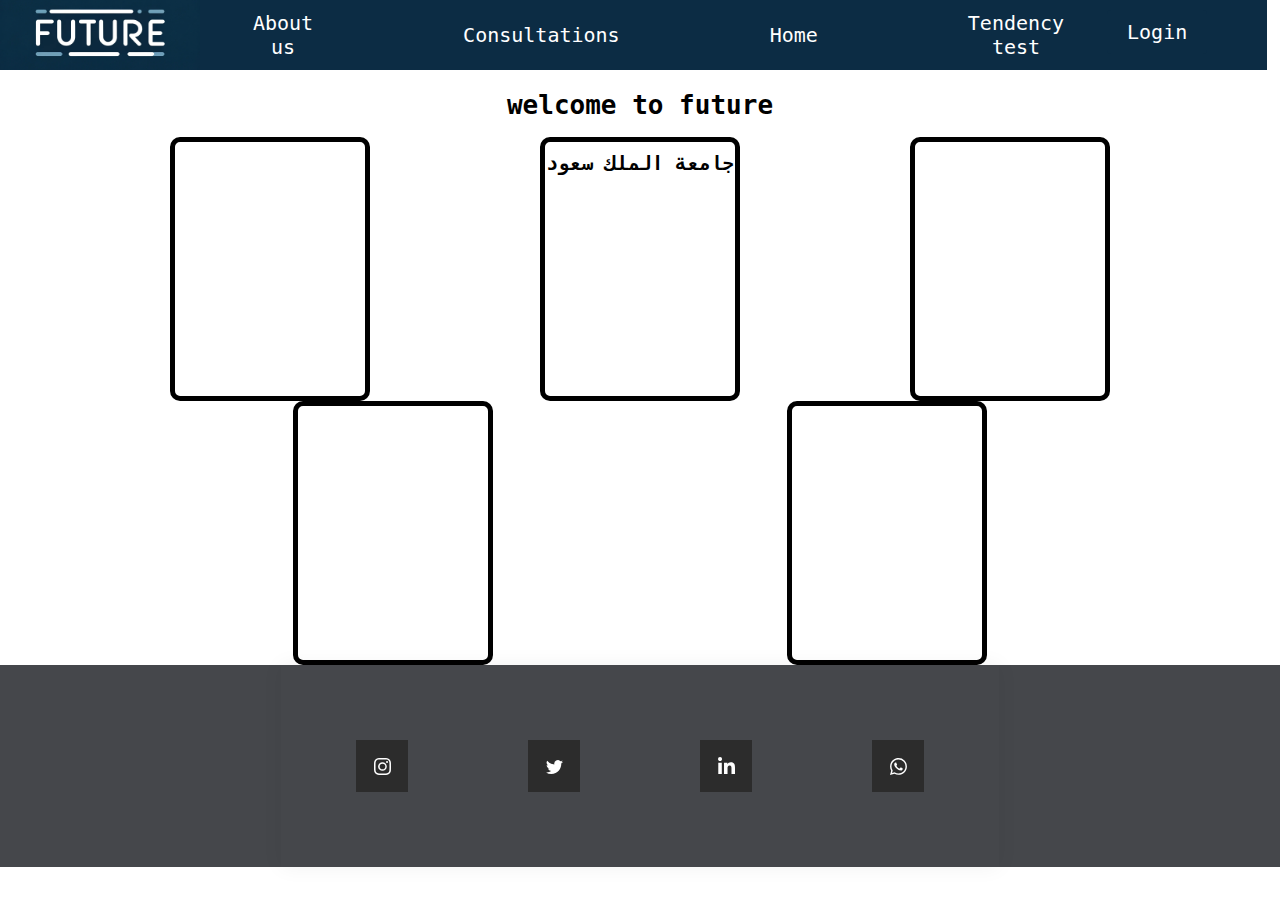
<file: مشروع النهائي/HTML/index.html>
<!DOCTYPE html>
<html lang="en">
  <head>
    <meta charset="UTF-8" />
    <meta name="viewport" content="width=device-width, initial-scale=1.0" />
    <title>Document</title>
    <link rel="stylesheet" href="../CSS/style.css" />
    <link
    rel="stylesheet"
    href="https://cdnjs.cloudflare.com/ajax/libs/animate.css/4.1.1/animate.min.css"
  />
  </head>
  <body>
    <nav>
      <img src="../img/future_transparent_background_final.webp" id="navphoto">

      <div id="navdiv">

        <a href="" class="navwords">About us</a>
         <a href="استشارات.html" class="navwords">Consultations</a>
          <a href="mainpage.html" class="navwords">Home</a>
         <a href="http://www.almanar.jo/ar/Pages/measureofoccupationaltendencies.aspx" class="navwords">Tendency test</a>
       
         
          
      </div>
      <div id="logindiv">
      <a href="login.html" class="login-button">Login</a>

      </div>
     


  </nav>
   <div>
    <h1>welcome to future</h1>


   </div>
    </div>
   



    <div class="container">
      <div class="card"></div>

      <div class="card">
    <h2>جامعة الملك سعود</h2>


      </div>

      <div class="card"></div>
    </div>
    <div class="container">
      <div class="card"></div>

      <div class="card"></div>
    </div>

    <script src="../JS/script.js"></script>
  </body>

  <footer>
    <div class="card2">
      <a href="#" class="socialContainer containerOne">
        <svg class="socialSvg instagramSvg" viewBox="0 0 16 16">
          <path
            d="M8 0C5.829 0 5.556.01 4.703.048 3.85.088 3.269.222 2.76.42a3.917 3.917 0 0 0-1.417.923A3.927 3.927 0 0 0 .42 2.76C.222 3.268.087 3.85.048 4.7.01 5.555 0 5.827 0 8.001c0 2.172.01 2.444.048 3.297.04.852.174 1.433.372 1.942.205.526.478.972.923 1.417.444.445.89.719 1.416.923.51.198 1.09.333 1.942.372C5.555 15.99 5.827 16 8 16s2.444-.01 3.298-.048c.851-.04 1.434-.174 1.943-.372a3.916 3.916 0 0 0 1.416-.923c.445-.445.718-.891.923-1.417.197-.509.332-1.09.372-1.942C15.99 10.445 16 10.173 16 8s-.01-2.445-.048-3.299c-.04-.851-.175-1.433-.372-1.941a3.926 3.926 0 0 0-.923-1.417A3.911 3.911 0 0 0 13.24.42c-.51-.198-1.092-.333-1.943-.372C10.443.01 10.172 0 7.998 0h.003zm-.717 1.442h.718c2.136 0 2.389.007 3.232.046.78.035 1.204.166 1.486.275.373.145.64.319.92.599.28.28.453.546.598.92.11.281.24.705.275 1.485.039.843.047 1.096.047 3.231s-.008 2.389-.047 3.232c-.035.78-.166 1.203-.275 1.485a2.47 2.47 0 0 1-.599.919c-.28.28-.546.453-.92.598-.28.11-.704.24-1.485.276-.843.038-1.096.047-3.232.047s-2.39-.009-3.233-.047c-.78-.036-1.203-.166-1.485-.276a2.478 2.478 0 0 1-.92-.598 2.48 2.48 0 0 1-.6-.92c-.109-.281-.24-.705-.275-1.485-.038-.843-.046-1.096-.046-3.233 0-2.136.008-2.388.046-3.231.036-.78.166-1.204.276-1.486.145-.373.319-.64.599-.92.28-.28.546-.453.92-.598.282-.11.705-.24 1.485-.276.738-.034 1.024-.044 2.515-.045v.002zm4.988 1.328a.96.96 0 1 0 0 1.92.96.96 0 0 0 0-1.92zm-4.27 1.122a4.109 4.109 0 1 0 0 8.217 4.109 4.109 0 0 0 0-8.217zm0 1.441a2.667 2.667 0 1 1 0 5.334 2.667 2.667 0 0 1 0-5.334z"
          ></path>
        </svg>
      </a>

      <a href="#" class="socialContainer containerTwo">
        <svg class="socialSvg twitterSvg" viewBox="0 0 16 16">
          <path
            d="M5.026 15c6.038 0 9.341-5.003 9.341-9.334 0-.14 0-.282-.006-.422A6.685 6.685 0 0 0 16 3.542a6.658 6.658 0 0 1-1.889.518 3.301 3.301 0 0 0 1.447-1.817 6.533 6.533 0 0 1-2.087.793A3.286 3.286 0 0 0 7.875 6.03a9.325 9.325 0 0 1-6.767-3.429 3.289 3.289 0 0 0 1.018 4.382A3.323 3.323 0 0 1 .64 6.575v.045a3.288 3.288 0 0 0 2.632 3.218 3.203 3.203 0 0 1-.865.115 3.23 3.23 0 0 1-.614-.057 3.283 3.283 0 0 0 3.067 2.277A6.588 6.588 0 0 1 .78 13.58a6.32 6.32 0 0 1-.78-.045A9.344 9.344 0 0 0 5.026 15z"
          ></path>
        </svg>
      </a>

      <a href="#" class="socialContainer containerThree">
        <svg class="socialSvg linkdinSvg" viewBox="0 0 448 512">
          <path
            d="M100.28 448H7.4V148.9h92.88zM53.79 108.1C24.09 108.1 0 83.5 0 53.8a53.79 53.79 0 0 1 107.58 0c0 29.7-24.1 54.3-53.79 54.3zM447.9 448h-92.68V302.4c0-34.7-.7-79.2-48.29-79.2-48.29 0-55.69 37.7-55.69 76.7V448h-92.78V148.9h89.08v40.8h1.3c12.4-23.5 42.69-48.3 87.88-48.3 94 0 111.28 61.9 111.28 142.3V448z"
          ></path>
        </svg>
      </a>

      <a href="#" class="socialContainer containerFour">
        <svg class="socialSvg whatsappSvg" viewBox="0 0 16 16">
          <path
            d="M13.601 2.326A7.854 7.854 0 0 0 7.994 0C3.627 0 .068 3.558.064 7.926c0 1.399.366 2.76 1.057 3.965L0 16l4.204-1.102a7.933 7.933 0 0 0 3.79.965h.004c4.368 0 7.926-3.558 7.93-7.93A7.898 7.898 0 0 0 13.6 2.326zM7.994 14.521a6.573 6.573 0 0 1-3.356-.92l-.24-.144-2.494.654.666-2.433-.156-.251a6.56 6.56 0 0 1-1.007-3.505c0-3.626 2.957-6.584 6.591-6.584a6.56 6.56 0 0 1 4.66 1.931 6.557 6.557 0 0 1 1.928 4.66c-.004 3.639-2.961 6.592-6.592 6.592zm3.615-4.934c-.197-.099-1.17-.578-1.353-.646-.182-.065-.315-.099-.445.099-.133.197-.513.646-.627.775-.114.133-.232.148-.43.05-.197-.1-.836-.308-1.592-.985-.59-.525-.985-1.175-1.103-1.372-.114-.198-.011-.304.088-.403.087-.088.197-.232.296-.346.1-.114.133-.198.198-.33.065-.134.034-.248-.015-.347-.05-.099-.445-1.076-.612-1.47-.16-.389-.323-.335-.445-.34-.114-.007-.247-.007-.38-.007a.729.729 0 0 0-.529.247c-.182.198-.691.677-.691 1.654 0 .977.71 1.916.81 2.049.098.133 1.394 2.132 3.383 2.992.47.205.84.326 1.129.418.475.152.904.129 1.246.08.38-.058 1.171-.48 1.338-.943.164-.464.164-.86.114-.943-.049-.084-.182-.133-.38-.232z"
          ></path>
        </svg>
      </a>
    </div>
  </footer>
</html>
</file>
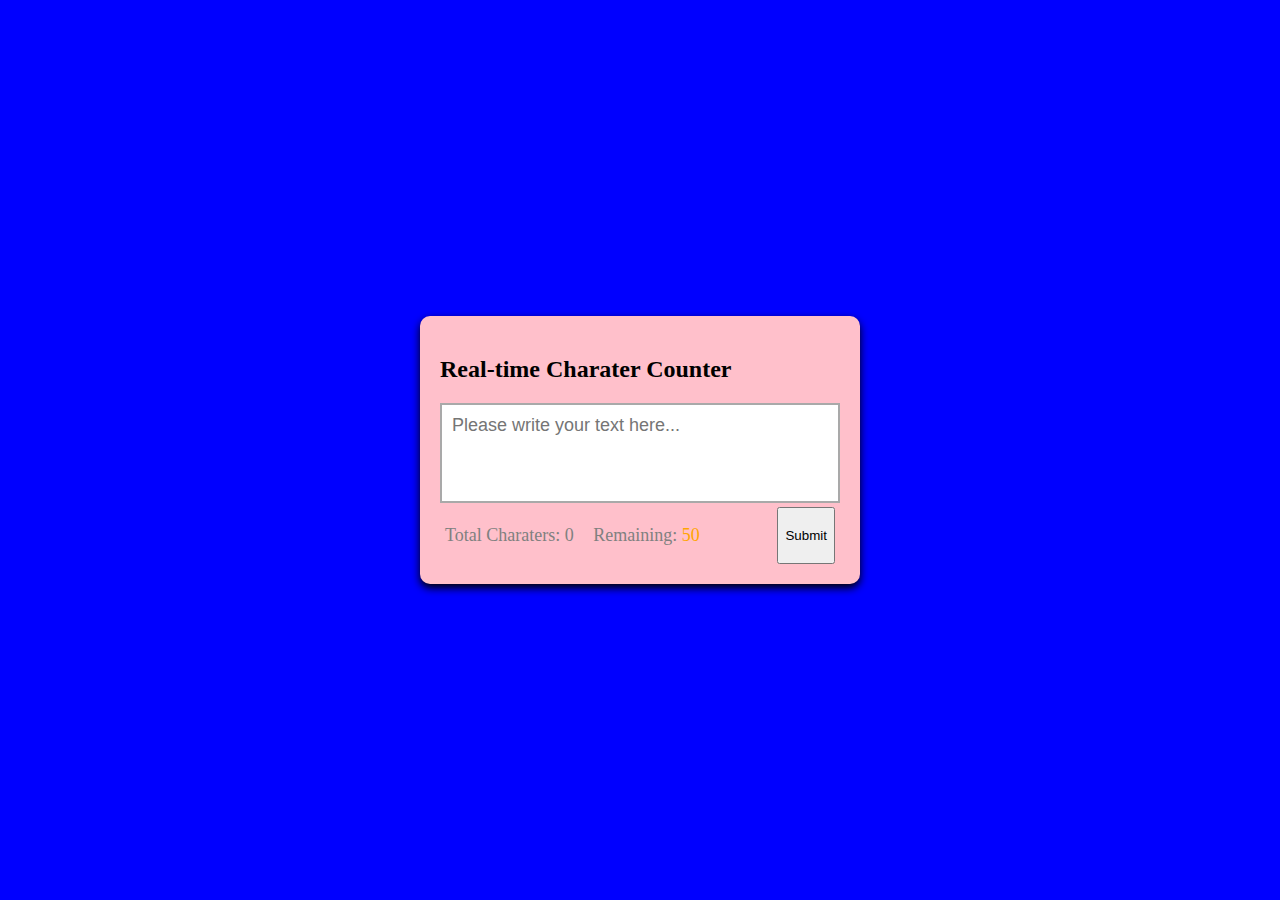
<file: مشروع النهائي/HTML/feedback.html>
<!DOCTYPE html>
<html lang="en">
  <head>
    <meta charset="UTF-8" />
    <meta name="viewport" content="width=device-width, initial-scale=1.0" />
    <title>feedback</title>
    <link rel="stylesheet" href="../CSS/feedback.css" />
    <script src="https://www.google.com/recaptcha/api.js" async defer></script>
  </head>
  <body>
    <form >
    <div class="container">
      <h2>Real-time Charater Counter</h2>
      <textarea
        id="textarea"
        class="textarea"
        placeholder="Please write your text here..."
        maxlength="50"
      ></textarea>
      <div class="counter-container">
        <p>
          Total Charaters:
          <span class="total-counter" id="total-counter">30</span>
        </p>
        <p>
          Remaining:
          <span class="remaining-counter" id="remaining-counter">20</span>
          <br>
          <div class="g-recaptcha" data-sitekey="6LeHLeopAAAAAIhSiHWRxUX7UfuL28DwXcKtkSBh"></div>
          <br>
        </p>
        <input type="submit">
      </div>
    </div>
    </form>
    <script src="../JS/feedback.js"></script>
  </body>
</html>
</file>
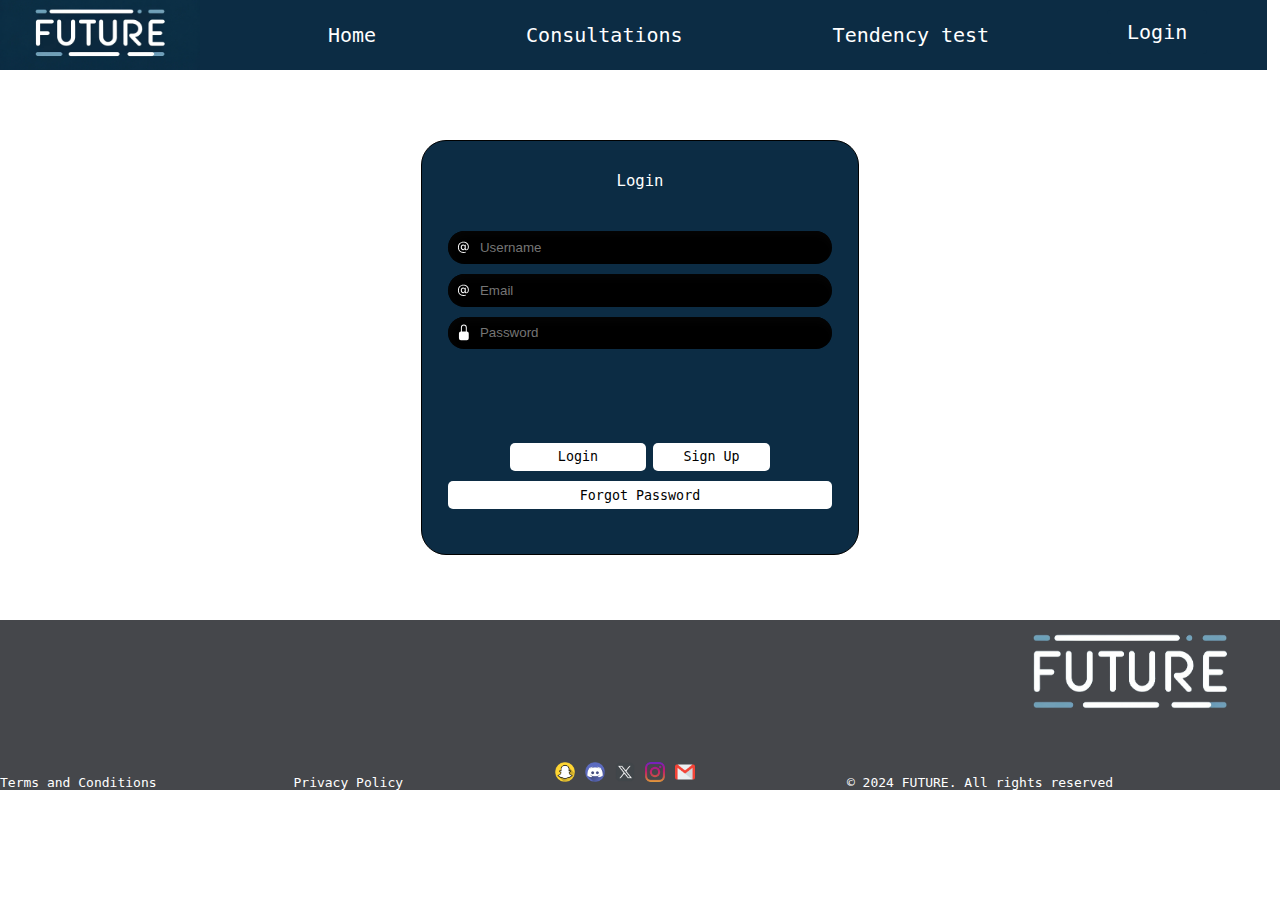
<file: مشروع النهائي/HTML/login.html>
<!DOCTYPE html>
<html lang="en">
  <head>
    <meta charset="UTF-8" />
    <meta name="viewport" content="width=device-width, initial-scale=1.0" />
    <title>Login|Future</title>
    <link rel="stylesheet" href="../CSS/login.css" />
  </head>
  <body>
    
      <!-- Navigation bar -->
    <nav>
         <!-- Logo image -->
      <img src="../img/future_transparent_background_final.webp" id="navphoto">

      <div id="navdiv">
        <!-- Link to the about us page  -->
        <!-- <a href="##" class="navwords">About Us</a> -->
            <!-- Link to consultations page -->
            <a href="mainpage.html" class="navwords">Home</a> 
         <a href="استشارات.html" class="navwords">Consultations</a>
           <!-- Link to home page -->
         
             <!-- Link to tendency test page -->
         <a href="http://www.almanar.jo/ar/Pages/measureofoccupationaltendencies.aspx" class="navwords">Tendency test</a>

           <!-- Login button container -->
      </div>
      <div id="logindiv">
      <a href="login.html" class="login-button">Login</a>

      </div>
     


  </nav>
  <!-- Container for the login form -->
    <div class="container">
        <!-- Login form -->
      <form class="form" id="login-form">
        <p id="heading">Login</p>
          <!-- Username input field -->
        <div class="field">
           <!-- Icon for the username input field -->
          <svg
            class="input-icon"
            xmlns="http://www.w3.org/2000/svg"
            width="16"
            height="16"
            fill="currentColor"
            viewBox="0 0 16 16"
          >
            <path
              d="M13.106 7.222c0-2.967-2.249-5.032-5.482-5.032-3.35 0-5.646 2.318-5.646 5.702 0 3.493 2.235 5.708 5.762 5.708.862 0 1.689-.123 2.304-.335v-.862c-.43.199-1.354.328-2.29.328-2.926 0-4.813-1.88-4.813-4.798 0-2.844 1.921-4.881 4.594-4.881 2.735 0 4.608 1.688 4.608 4.156 0 1.682-.554 2.769-1.416 2.769-.492 0-.772-.28-.772-.76V5.206H8.923v.834h-.11c-.266-.595-.881-.964-1.6-.964-1.4 0-2.378 1.162-2.378 2.823 0 1.737.957 2.906 2.379 2.906.8 0 1.415-.39 1.709-1.087h.11c.081.67.703 1.148 1.503 1.148 1.572 0 2.57-1.415 2.57-3.643zm-7.177.704c0-1.197.54-1.907 1.456-1.907.93 0 1.524.738 1.524 1.907S8.308 9.84 7.371 9.84c-.895 0-1.442-.725-1.442-1.914z"
            ></path>
          </svg>
  <!-- Username input field -->
          <input
          id="user"
            autocomplete="off"
            placeholder="Username"
            class="input-field"
            type="text"
            required
          />
        </div>
         <!-- Email input field -->
        <div class="field">
            <!-- Icon for the email input field -->
          <svg
            class="input-icon"
            xmlns="http://www.w3.org/2000/svg"
            width="16"
            height="16"
            fill="currentColor"
            viewBox="0 0 16 16"
          >
            <path
              d="M13.106 7.222c0-2.967-2.249-5.032-5.482-5.032-3.35 0-5.646 2.318-5.646 5.702 0 3.493 2.235 5.708 5.762 5.708.862 0 1.689-.123 2.304-.335v-.862c-.43.199-1.354.328-2.29.328-2.926 0-4.813-1.88-4.813-4.798 0-2.844 1.921-4.881 4.594-4.881 2.735 0 4.608 1.688 4.608 4.156 0 1.682-.554 2.769-1.416 2.769-.492 0-.772-.28-.772-.76V5.206H8.923v.834h-.11c-.266-.595-.881-.964-1.6-.964-1.4 0-2.378 1.162-2.378 2.823 0 1.737.957 2.906 2.379 2.906.8 0 1.415-.39 1.709-1.087h.11c.081.67.703 1.148 1.503 1.148 1.572 0 2.57-1.415 2.57-3.643zm-7.177.704c0-1.197.54-1.907 1.456-1.907.93 0 1.524.738 1.524 1.907S8.308 9.84 7.371 9.84c-.895 0-1.442-.725-1.442-1.914z"
            ></path>
          </svg>
<!-- input field for the email -->
          <input
            autocomplete="off"
            placeholder="Email"
            class="input-field"
            type="email"
            required
          />
        </div>
        <div class="field" >
          <!-- icon for the password field -->
          <svg
            class="input-icon"
            xmlns="http://www.w3.org/2000/svg"
            width="16"
            height="16"
            fill="currentColor"
            viewBox="0 0 16 16"
          >
            <path
              d="M8 1a2 2 0 0 1 2 2v4H6V3a2 2 0 0 1 2-2zm3 6V3a3 3 0 0 0-6 0v4a2 2 0 0 0-2 2v5a2 2 0 0 0 2 2h6a2 2 0 0 0 2-2V9a2 2 0 0 0-2-2z"
            ></path>
          </svg>
          <!-- input field for the password -->
          <input
          id="Password"
            placeholder="Password"
            class="input-field"
            type="password"
            required
          />
        </div>
       
        <div><p id="login-error-msg">
          Invalid username <span id="error-msg-second-line">and/or password</span></div>
        <div class="btn">
          <button class="button1" id="login1">
            &nbsp;&nbsp;&nbsp;&nbsp;&nbsp;&nbsp;Login&nbsp;&nbsp;&nbsp;&nbsp;&nbsp;&nbsp;
          </button>
          <button class="button2">Sign Up</button>
        </div>
        <button class="button3">Forgot Password</button>
      </form>
    </div>

<footer>
    <a id="tac" class="footerlinks" href="##">Terms and Conditions</a></div>

   
    <a class="footerlinks" href="">Privacy Policy</a></div>
    <div class="socialcontainer">
      <div class="social"><a  href=""><img class="img1" src="../img/snapchat.png" alt=""></a></div>
      <div class="social"><a  href=""><img class="img1" src="../img/discord.png" alt=""></a></div>
      <div class="social"><a  href=""><img class="img1" src="../img/x.png" alt=""></a></div>
      <div class="social"><a  href=""><img  class="img1" src="../img/instagram.png" alt=""></a></div>
      <div class="social"><a  href="##"><img class="img1" src="../img/gmail.png" alt=""></a></div>
    </div>
    <a class="footerlinks" href="">© 2024 FUTURE. All rights reserved  </a>
  <!-- logo on the footer -->
    <div class="logo-footer">
       <img src="../img/future_transparent_background_final-removebg-preview (1).png" alt="">
    </div>

  <!-- </div> -->
<!-- end footer -->
  </footer>
    <script src="../JS/login.js"></script>
  </body>
</html>
</file>
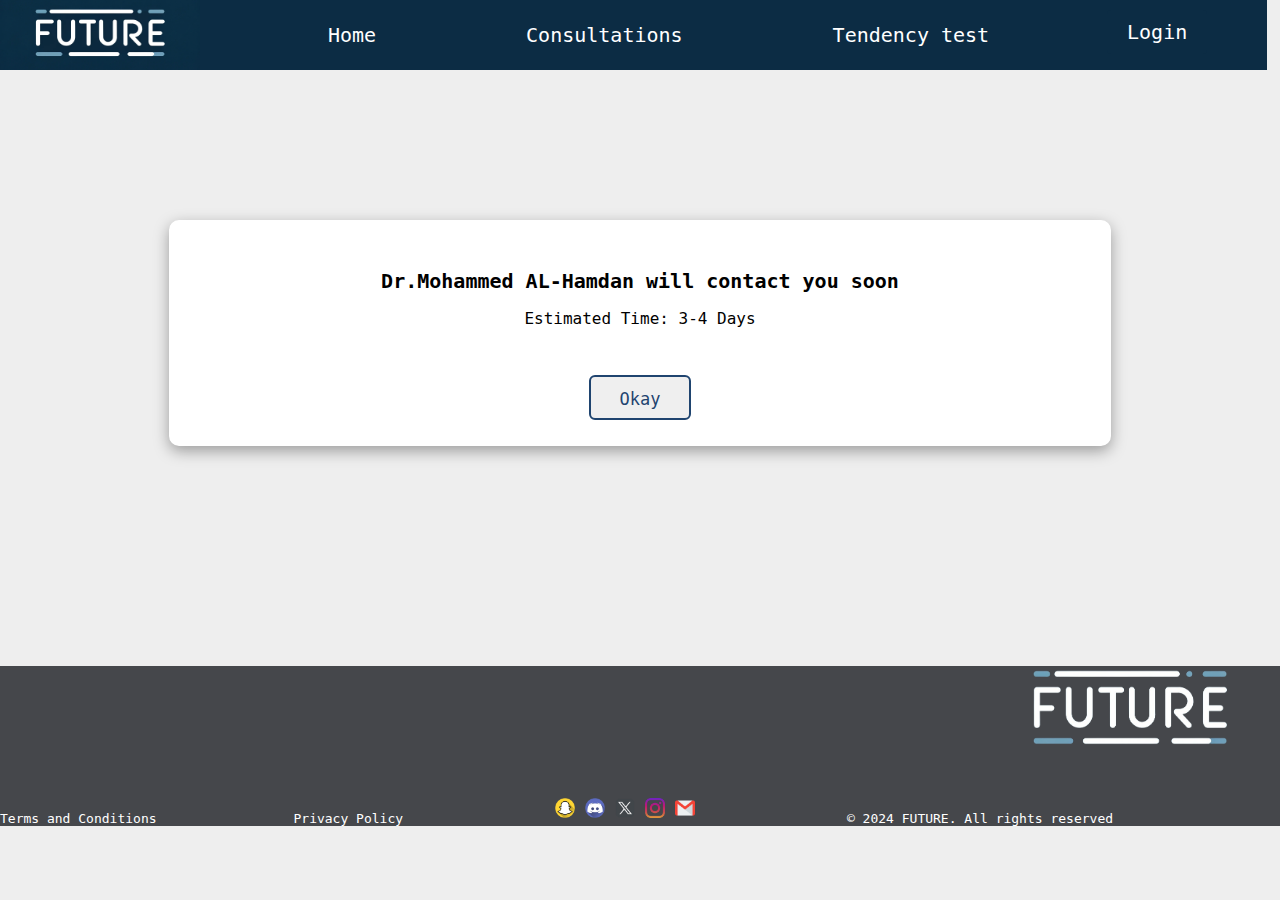
<file: مشروع النهائي/HTML/moh.html>
<!DOCTYPE html>
<html lang="en">
  <head>
    <meta charset="UTF-8" />
    <meta name="viewport" content="width=device-width, initial-scale=1.0" />
    <title>Dr.Mohammed</title>
    <link rel="stylesheet" href="../CSS/moh.css" />
  </head>
  <body>
    <nav>
      <!-- navbar -->
      <img
        src="../img/future_transparent_background_final.webp"
        id="navphoto"
      />

      <div id="navdiv">
        <!-- <a href="" class="navwords">About us</a> -->
        <a href="mainpage.html" class="navwords">Home</a>
        <a href="استشارات.html" class="navwords">Consultations</a>
        <a
          href="http://www.almanar.jo/ar/Pages/measureofoccupationaltendencies.aspx"
          class="navwords"
          >Tendency test</a
        >
      </div>
      <div id="logindiv">
        <a href="login.html" class="login-button">Login</a>
      </div>
    </nav>
    <div class="container">
      <div class="card">
        <br>
        <br>
        <br>
        <h1>Dr.Mohammed AL-Hamdan will contact you soon</h1>
        
        
        <p>Estimated Time: 3-4 Days</p>
        <br>
        <a href="mainpage.html"><button>Okay</button></a>
      </div>
    </div>

<footer>
    <a id="tac" class="footerlinks" href="##">Terms and Conditions</a></div>

   
    <a class="footerlinks" href="">Privacy Policy</a></div>
    <div class="socialcontainer">
      <div class="social"><a  href=""><img class="img1" src="../img/snapchat.png" alt=""></a></div>
      <div class="social"><a  href=""><img class="img1" src="../img/discord.png" alt=""></a></div>
      <div class="social"><a  href=""><img class="img1" src="../img/x.png" alt=""></a></div>
      <div class="social"><a  href=""><img  class="img1" src="../img/instagram.png" alt=""></a></div>
      <div class="social"><a  href="##"><img class="img1" src="../img/gmail.png" alt=""></a></div>
    </div>
    <a class="footerlinks" href="">© 2024 FUTURE. All rights reserved  </a>
  <!-- logo on the footer -->
    <div class="logo-footer">
       <img src="../img/future_transparent_background_final-removebg-preview (1).png" alt="">
    </div>

  <!-- </div> -->
<!-- end footer -->
  </footer>
  </body>
</html>
</file>
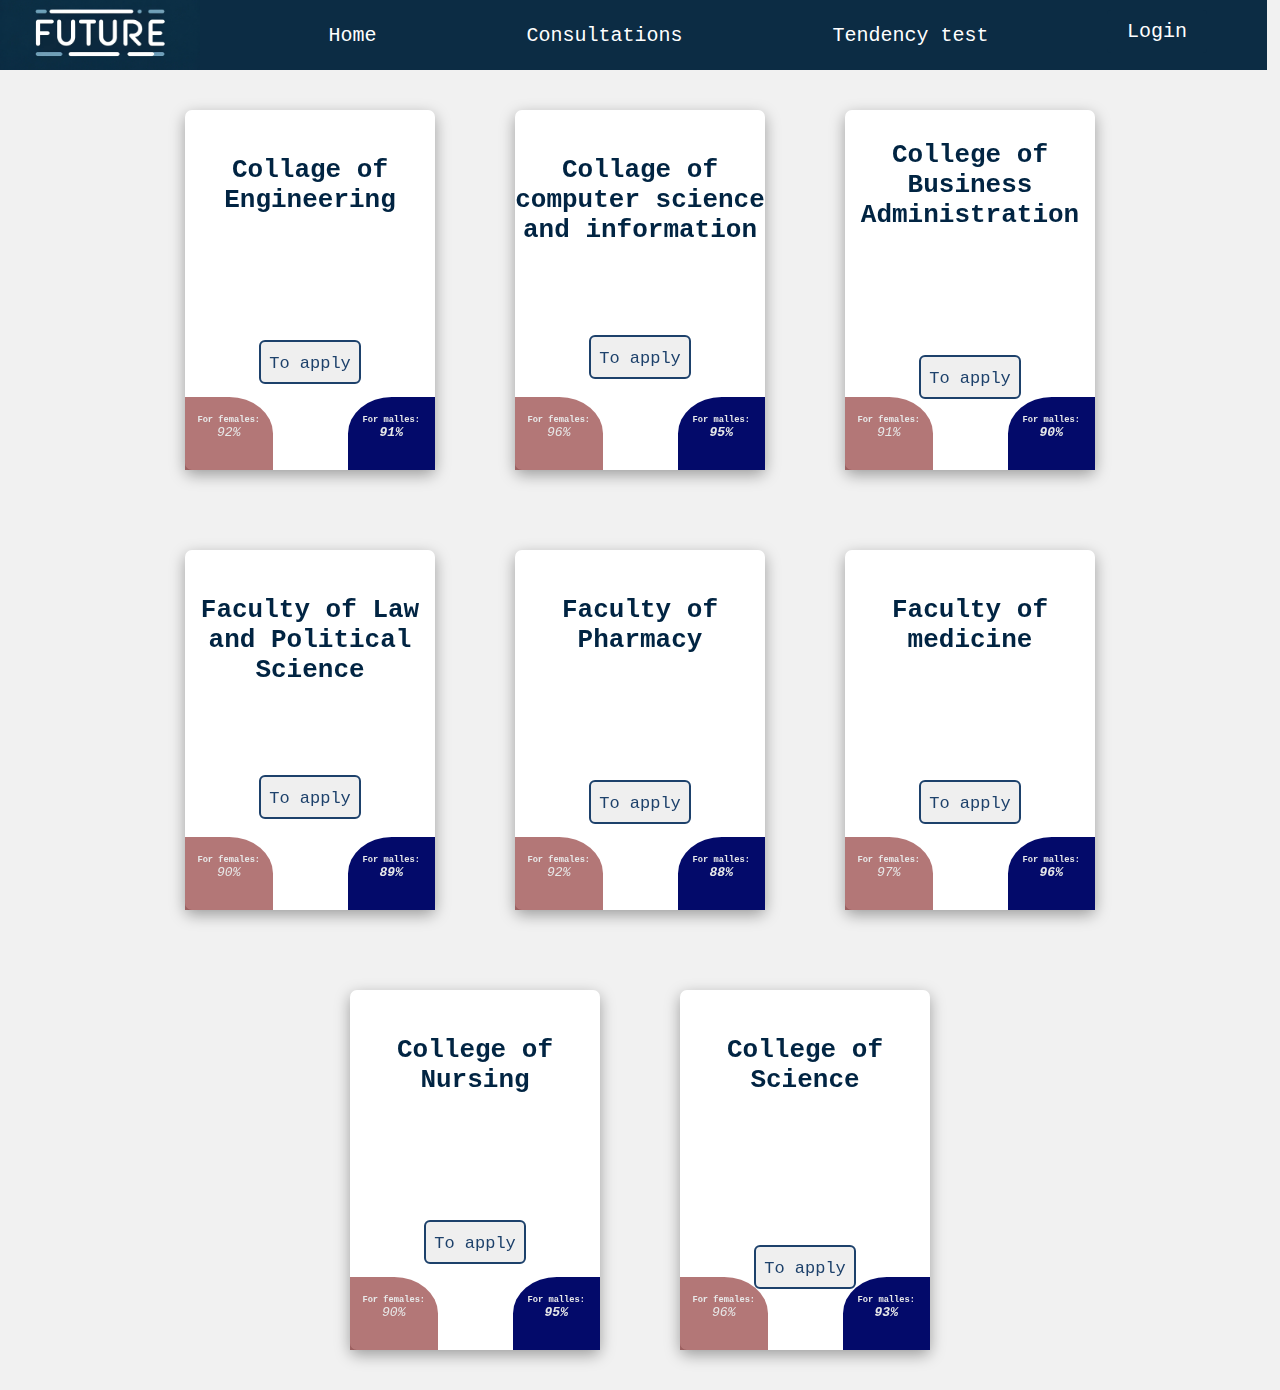
<file: مشروع النهائي/HTML/prob.html>
<!DOCTYPE html>
<html lang="en">
<head>
    <meta charset="UTF-8">
    <meta name="viewport" content="width=device-width, initial-scale=1.0">
    <title>Universaties</title>
    <link rel="stylesheet" href="../CSS/prob.css">
</head>
<body>
    <!-- nav -->


    <nav>
        <!-- navbar -->
        <img
          src="../img/future_transparent_background_final.webp"
          id="navphoto"
        />
  
        <div id="navdiv">
          
          <!-- <a href="" class="navwords">About us</a> -->
          <a href="mainpage.html" class="navwords">Home</a>
          <a href="استشارات.html" class="navwords">Consultations</a>
          <a href="http://www.almanar.jo/ar/Pages/measureofoccupationaltendencies.aspx" class="navwords">Tendency test</a>
        </div>
        <div id="logindiv">
          <a href="login.html" class="login-button">Login</a>
        </div>
      </nav>





    <!-- cards -->
    <div class="container">
    <div class="card">

        <h1 class="k1">Collage of Engineering</h1>

       <a href="https://engineering.ksu.edu.sa/en"> <button>To apply</button></a>
        <div class="boys-grade">
            <h6>For malles:</h6>
            <p><i><b>91%</b></i></p>
        </div>
        
        <div class="girls-grade">
            <h6>For females:</h6>
            <p><i>92%</i></p>
        </div>

    </div>
    <!-- end card -->




  <!-- cards -->
  <div class="card">

    <h1 class="k2">Collage of computer science and information</h1>

    <a href="https://ccis.ksu.edu.sa/ar"><button>To apply </button></a>

    <div class="boys-grade">
        <h6>For malles:</h6>
        <p><i><b>95%</b></i></p>
    </div>
    
    <div class="girls-grade">
        <h6>For females:</h6>
        <p><i>96%</i></p>
    </div>

</div>
<!-- end card -->




  <!-- cards -->
  <div class="card">

    <h1 class="k3">College of Business Administration</h1>

  <a href="https://cba.ksu.edu.sa/en">  <button>To apply</button></a>

    <div class="boys-grade">
        <h6>For malles:</h6>
        <p><i><b>90%</b></i></p>
    </div>
    
    <div class="girls-grade">
        <h6>For females:</h6>
        <p><i>91%</i></p>
    </div>

</div>

</div> 

<!-- end card -->




  <!-- cards -->
  <div class="container">

  <div class="card">

    <h1 class="k4">Faculty of Law and Political Science</h1>

    <button>To apply</button>

    <div class="boys-grade">
        <h6>For malles:</h6>
        <p><i><b>89%</b></i></p>
    </div>
    
    <div class="girls-grade">
        <h6>For females:</h6>
        <p><i>90%</i></p>
    </div>

</div>
<!-- end card -->




  <!-- cards -->
  <div class="card">

    <h1 class="k5">Faculty of Pharmacy</h1>

    <button>To apply</button>

    <div class="boys-grade">
        <h6>For malles:</h6>
        <p><i><b>88%</b></i></p>
    </div>
    
    <div class="girls-grade">
        <h6>For females:</h6>
        <p><i>92%</i></p>
    </div>

</div>
<!-- end card -->




  <!-- cards -->
  <div class="card">

    <h1 class="k6">Faculty of medicine</h1>

    <button>To apply</button>

    <div class="boys-grade">
        <h6>For malles:</h6>
        <p><i><b>96%</b></i></p>
    </div>
    
    <div class="girls-grade">
        <h6>For females:</h6>
        <p><i>97%</i></p>
    </div>

</div>
</div>






<div class="container">
 <!-- cards -->
 <div class="card">

    <h1 class="k7">College of Nursing</h1>

    <button>To apply</button>

    <div class="boys-grade">
        <h6>For malles:</h6>
        <p><i><b>95%</b></i></p>
    </div>
    
    <div class="girls-grade">
        <h6>For females:</h6>
        <p><i>90%</i></p>
    </div>

</div>



 <!-- cards -->
 <div class="card">

    <h1 class="k8">College of Science</h1>

    <button>To apply</button>

    <div class="boys-grade">
        <h6>For malles:</h6>
        <p><i><b>93%</b></i></p>
    </div>
    
    <div class="girls-grade">
        <h6>For females:</h6>
        <p><i>96%</i></p>
    </div>

</div>

</div>
<!-- الكبير -->
<!-- end card -->






    <!-- footer -->










<!-- box-shadow: rgba(0, 0, 0, 0.15) 1.95px 1.95px 2.6px; -->






</body>
</file>
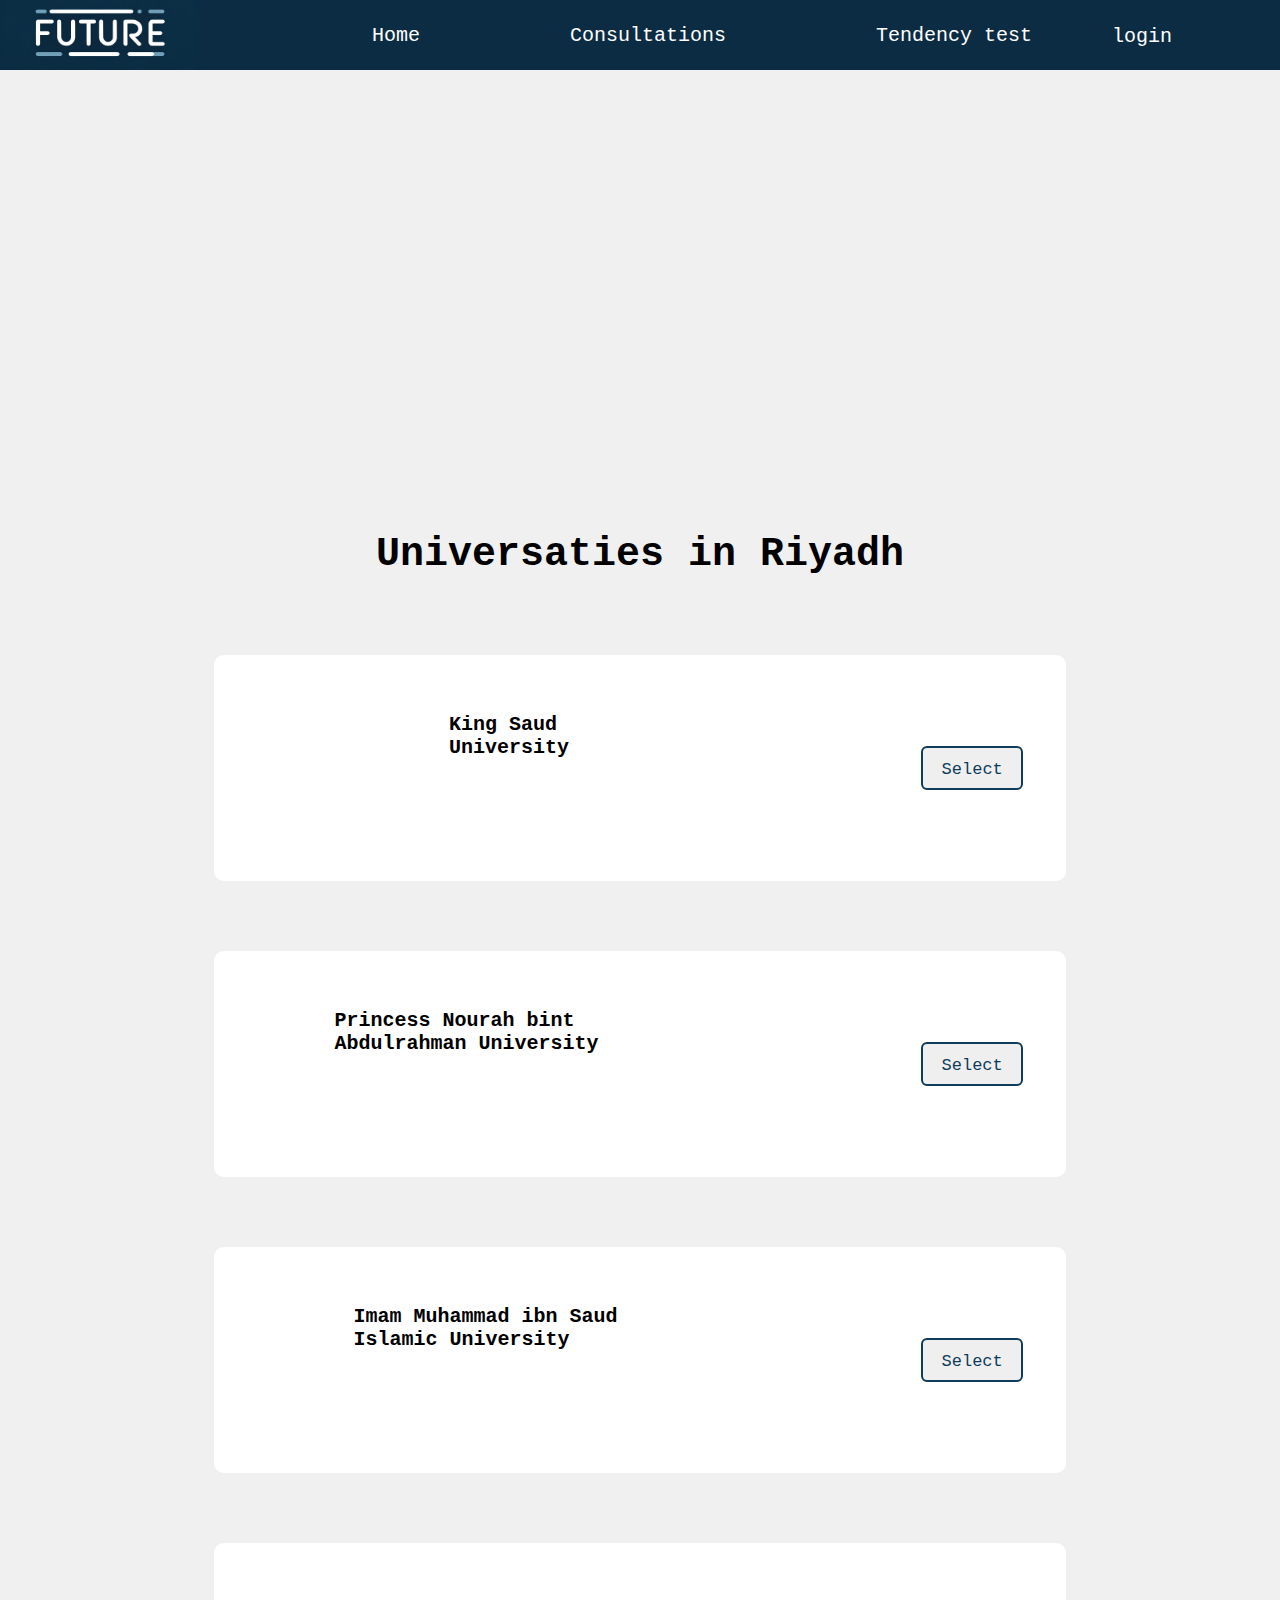
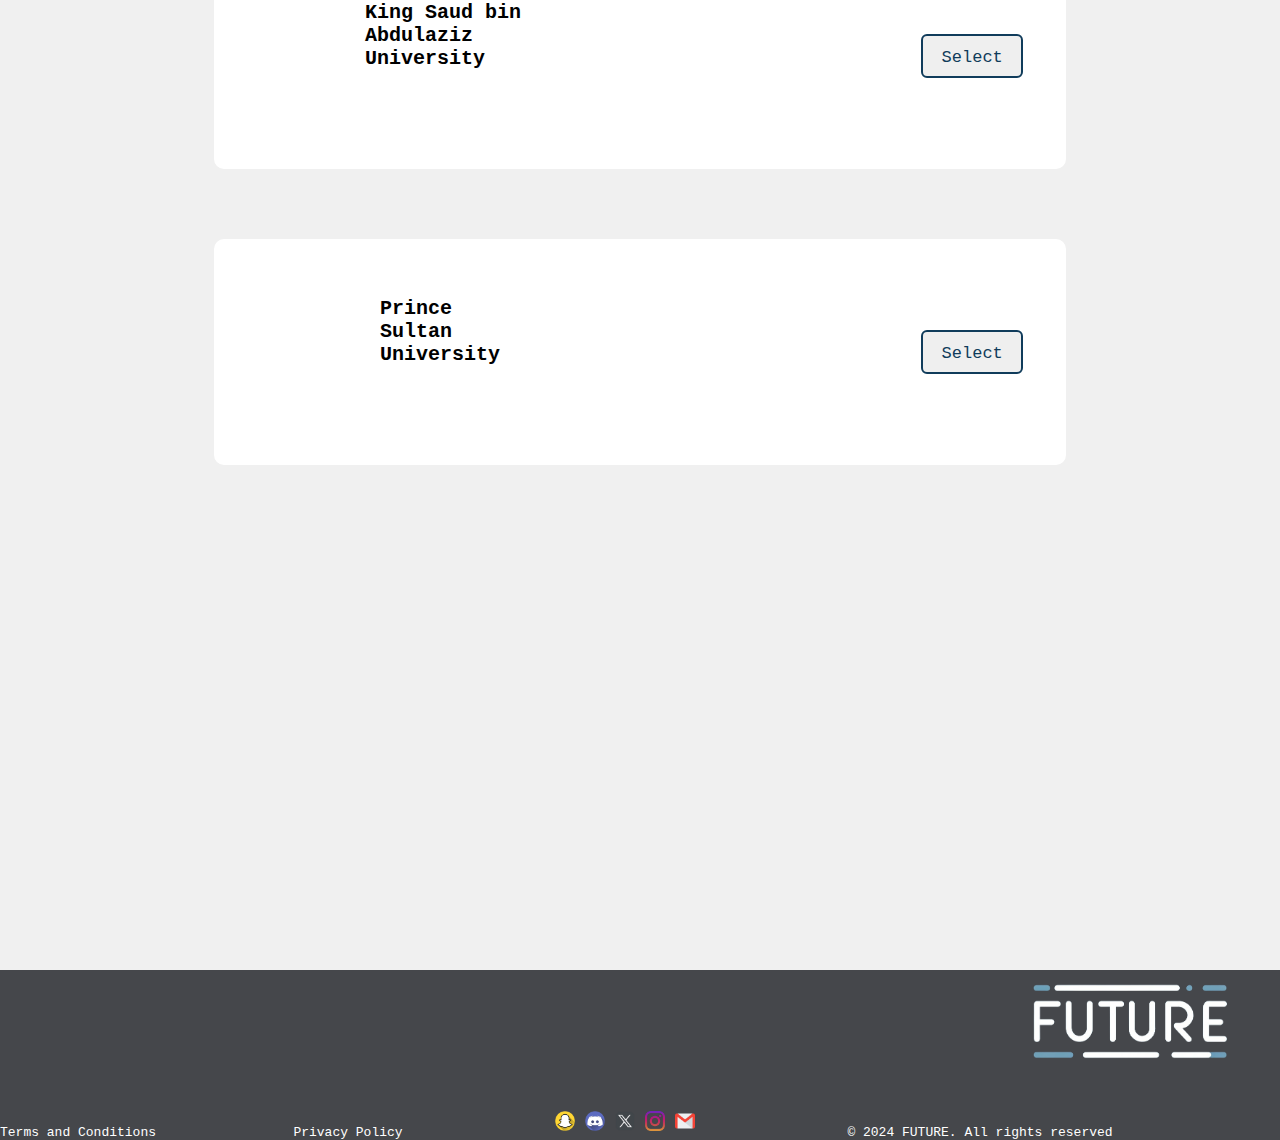
<file: مشروع النهائي/HTML/unis.html>
<!DOCTYPE html>
<html lang="en">
  <head>
    <meta charset="UTF-8" />
    <meta name="viewport" content="width=device-width, initial-scale=1.0" />
    <title>Universaties</title>
    <link rel="stylesheet" href="../CSS/unis.css" />
  </head>
  <body>
    <nav>
        <img src="../img/future_transparent_background_final.webp" id="navphoto">
<!-- navbar -->
        <div id="navdiv">

          <a href="mainpage.html" class="navwords">Home</a>
           <a href="استشارات.html" class="navwords">Consultations</a>
           <a href="http://www.almanar.jo/ar/Pages/measureofoccupationaltendencies.aspx " class="navwords">Tendency test</a>

            
        
        <!-- login -->
        <div id="logindiv">
        <a href="https://youtube.com/" class="login-button">login</a>

        </div>
        </div>


    </nav>
    <div id="lboss">
<!-- univeraties -->
    <div id="bossh">
        <div id="Consultationsdiv">
        <h1 id="Consultations">Universaties in Riyadh</h1>
    </div>
      <div class="cardsh">
        <div class="photo">

            
        </div>
        <div class="idsh">


          <h1  id="saud"   class="h1text">King Saud University</h1>
         


          



          

        </div>
        <div class="button">
        <a href="prob.html">  <button class="button23">Select</button></a>
        </div>
        
      </div>
      <div class="cardsh">
        <div class="photo">

            
        </div>
        <div class="idsh">

          <h1 id="Nourah" class="h1text"  >Princess Nourah bint Abdulrahman University</h1>
            




        </div>

        <div class="button">
          <button class="button23">Select</button>
        </div>

      </div>
      <div class="cardsh">
        <div class="photo">

            
        </div>
        <div class="idsh">
          <div class="h1div2">

          <h1  id= "imam" class="h1text" >Imam Muhammad ibn Saud Islamic University</h1>
        </div>


        </div>

        <div class="button">
          <button class="button23">Select</button>
        </div>
      </div>
      <div class="cardsh">
        <div class="photo">


        </div>
        <div class="idsh">


          <h1 class="h1text" >King Saud bin Abdulaziz University</h1>
            



        </div>

        <div class="button">
          <button class="button23">Select</button>
        </div>
      </div>
      <div class="cardsh">
        <div class="photo">

            
        </div>
        <div class="idsh">
          <h1 id="Sultan" class="h1text">Prince Sultan University</h1>


           


        </div>
        

        <div class="button">
          <button class="button23">Select</button>
        </div>
      </div>
      
      
      </div>
    </div>

<footer>
    <a id="tac" class="footerlinks" href="##">Terms and Conditions</a></div>

   
    <a class="footerlinks" href="">Privacy Policy</a></div>
    <div class="socialcontainer">
      <div class="social"><a  href=""><img class="img1" src="../img/snapchat.png" alt=""></a></div>
      <div class="social"><a  href=""><img class="img1" src="../img/discord.png" alt=""></a></div>
      <div class="social"><a  href=""><img class="img1" src="../img/x.png" alt=""></a></div>
      <div class="social"><a  href=""><img  class="img1" src="../img/instagram.png" alt=""></a></div>
      <div class="social"><a  href="##"><img class="img1" src="../img/gmail.png" alt=""></a></div>
    </div>
    <a class="footerlinks" href="">© 2024 FUTURE. All rights reserved  </a>
  <!-- logo on the footer -->
    <div class="logo-footer">
       <img src="../img/future_transparent_background_final-removebg-preview (1).png" alt="">
    </div>

  <!-- </div> -->
<!-- end footer -->
  </footer>
  </body>
</html>
</file>
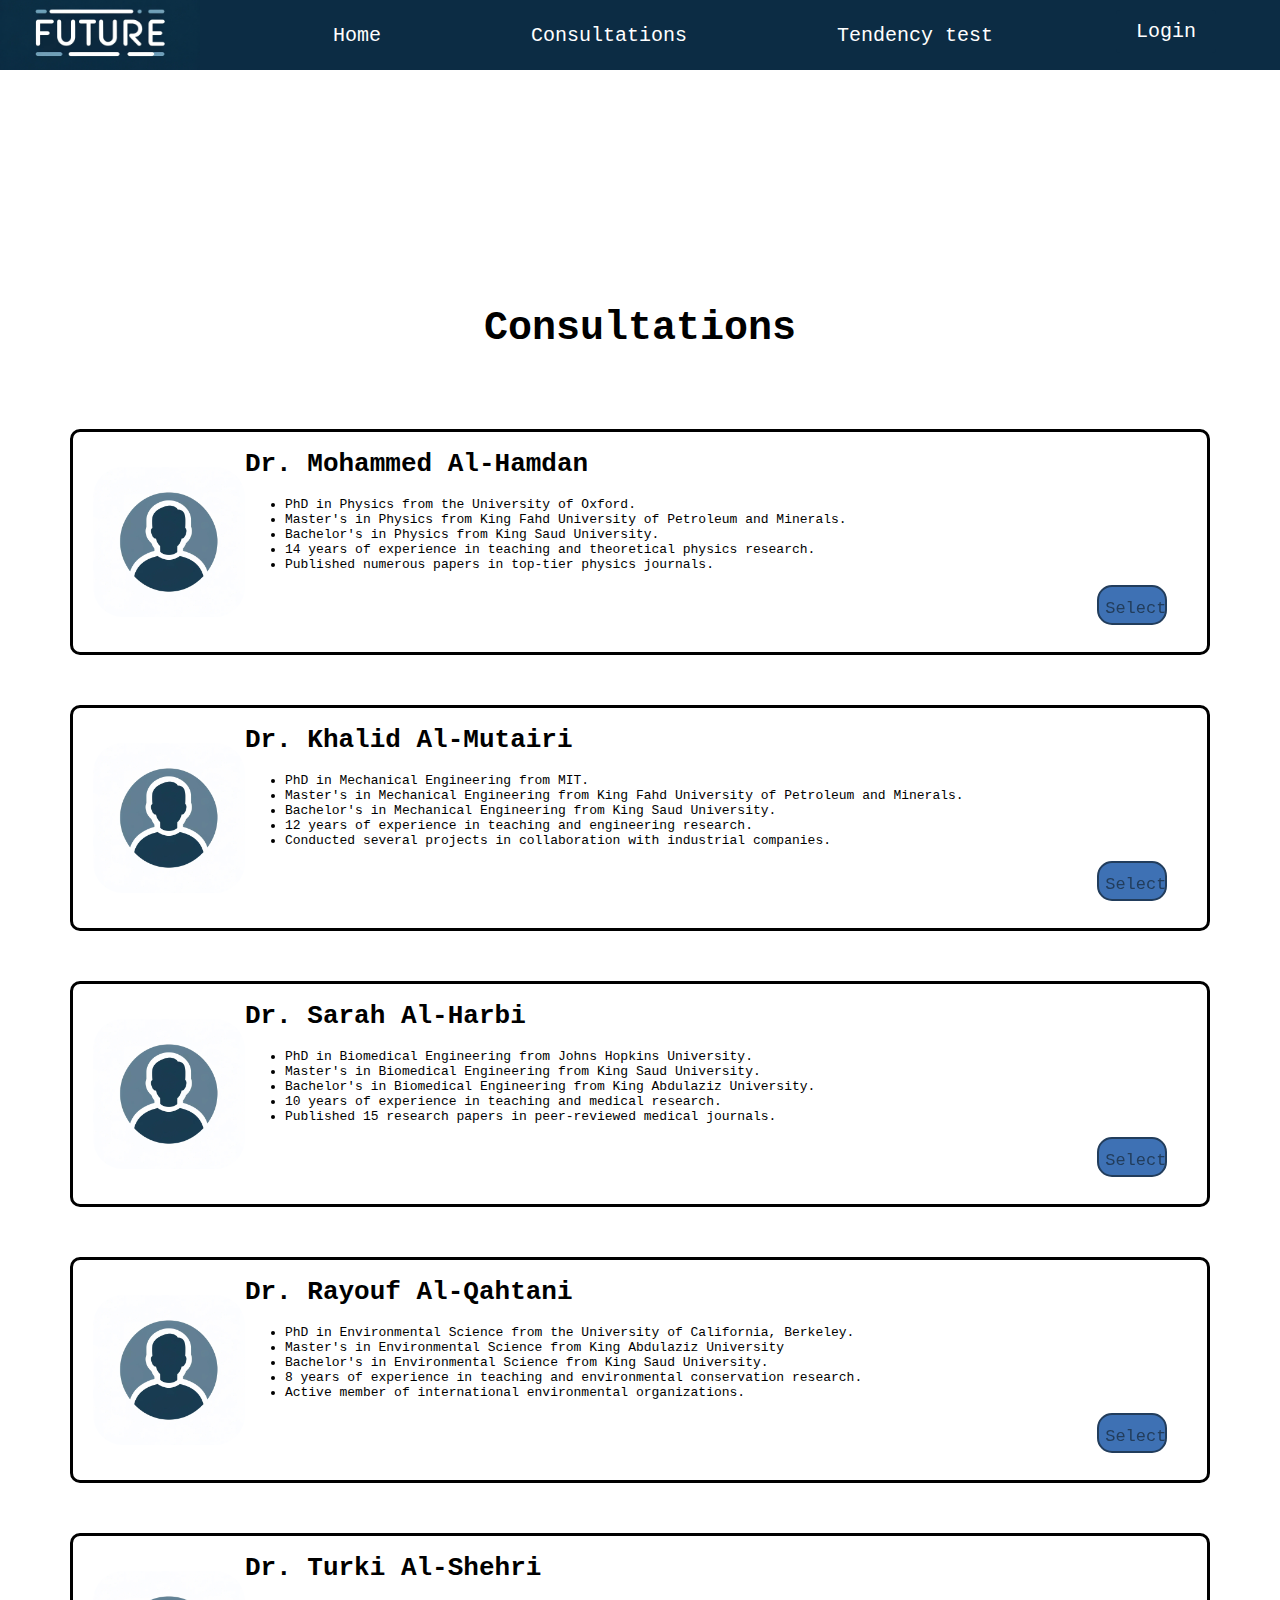
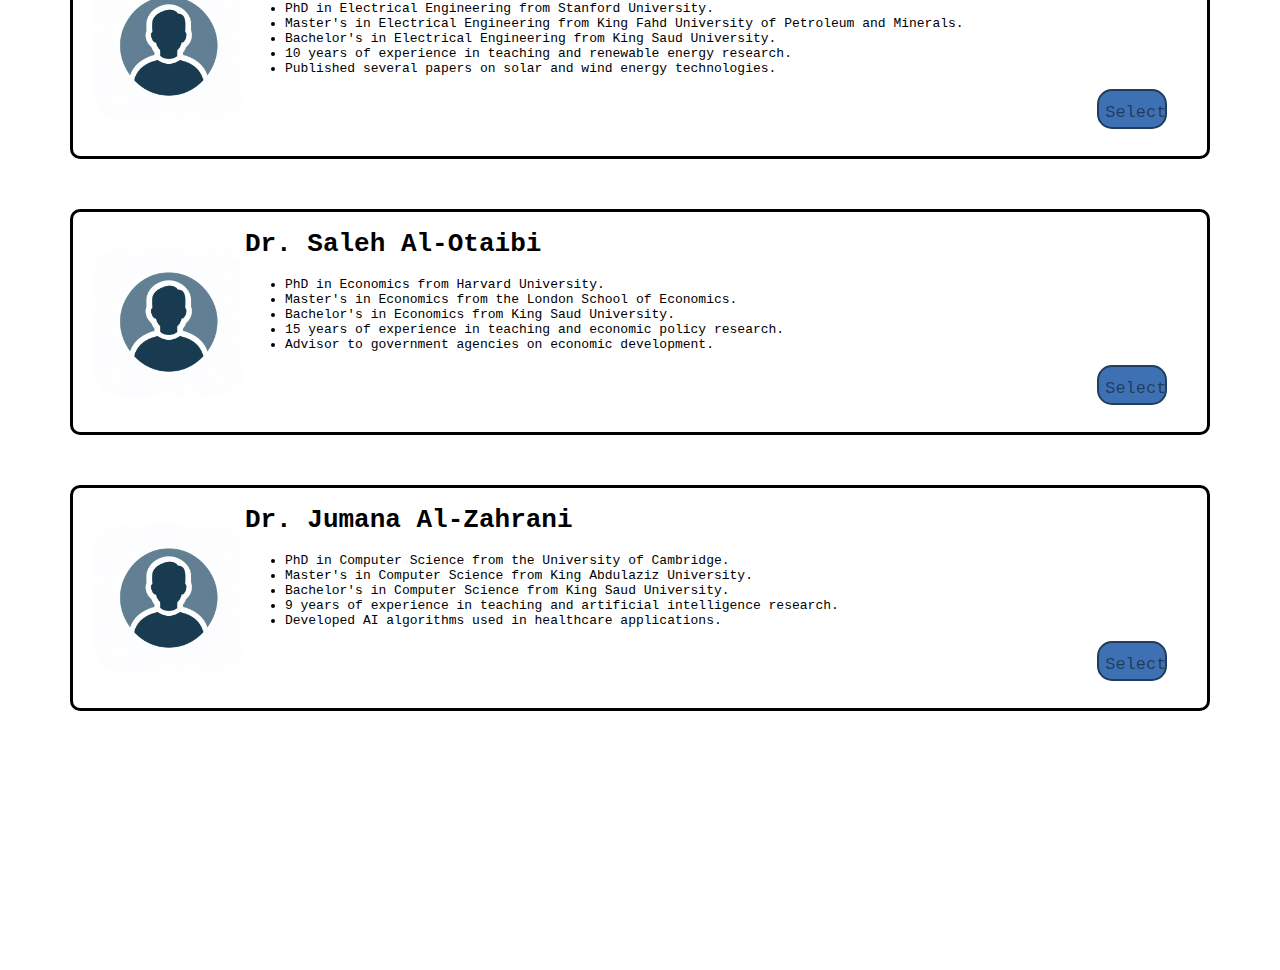
<file: مشروع النهائي/HTML/استشارات.html>
<!DOCTYPE html>
<html lang="en">
  <head>
    <meta charset="UTF-8" />
    <meta name="viewport" content="width=device-width, initial-scale=1.0" />
    <title>Document</title>
    <link rel="stylesheet" href="../CSS/استشارات.css" />
  </head>
  <body>
    <nav>
      <!-- navbar -->
        <img src="../img/future_transparent_background_final.webp" id="navphoto">

        <div id="navdiv">

          <a href="mainpage.html" class="navwords">Home</a>
           <a href="استشارات.html" class="navwords">Consultations</a>
         
           <a href="http://www.almanar.jo/ar/Pages/measureofoccupationaltendencies.aspx" class="navwords">Tendency test</a>

            
        </div>
        <div id="logindiv">
        <a href="login.html" class="login-button">Login</a>

        </div>
       


    </nav>

    <!-- consultants -->
    <div id="lboss">

    <div id="bossh">
        <div id="Consultationsdiv">
        <h1 id="Consultations">Consultations</h1>
    </div>
      <div class="cardsh">
        <div class="photo">

            
        </div>
        <div class="idsh">




            <h1>Dr. Mohammed Al-Hamdan</h1>
           <ul>
            <li>PhD in Physics from the University of Oxford.</li>
            <li>Master's in Physics from King Fahd University of Petroleum and Minerals.</li>
            <li> Bachelor's in Physics from King Saud University.</li>
            <li>14 years of experience in teaching and theoretical physics research.</li>
            <li>Published numerous papers in top-tier physics journals.</li>





           </ul>
           
        </div>
        <div class="button">
        <a href="moh.html">  <button class="buttonsh">Select</button></a>
        </div>
        
      </div>
      <div class="cardsh">
        <div class="photo">

            
        </div>
        <div class="idsh">


            <h1>Dr. Khalid Al-Mutairi</h1>
            <ul>
                <li> PhD in Mechanical Engineering from MIT.</li>
                 <li> Master's in Mechanical Engineering from King Fahd University of Petroleum and Minerals.</li>
                  <li>Bachelor's in Mechanical Engineering from King Saud University.</li>
                   <li>12 years of experience in teaching and engineering research.</li>
                    <li> Conducted several projects in collaboration with industrial companies.</li>






            </ul>




        </div>

        <div class="button">
          <button class="buttonsh">Select</button>
        </div>

      </div>
      <div class="cardsh">
        <div class="photo">

            
        </div>
        <div class="idsh">


            <h1>Dr. Sarah Al-Harbi</h1>
            <ul>
                <li>PhD in Biomedical Engineering from Johns Hopkins University.</li>
                 <li> Master's in Biomedical Engineering from King Saud University.</li>
                  <li>Bachelor's in Biomedical Engineering from King Abdulaziz University.</li>
                   <li>10 years of experience in teaching and medical research.</li>
                    <li>Published 15 research papers in peer-reviewed medical journals.</li>






            </ul>




        </div>

        <div class="button">
          <button class="buttonsh">Select</button>
        </div>
      </div>
      <div class="cardsh">
        <div class="photo">

            
        </div>
        <div class="idsh">


            <h1>Dr. Rayouf Al-Qahtani</h1>
            <ul>
                <li> PhD in Environmental Science from the University of California, Berkeley.</li>
                 <li> Master's in Environmental Science from King Abdulaziz University</li>
                  <li>Bachelor's in Environmental Science from King Saud University.</li>
                   <li>  8 years of experience in teaching and environmental conservation research.</li>
                    <li>Active member of international environmental organizations.</li>






            </ul>




        </div>

        <div class="button">
          <button class="buttonsh">Select</button>
        </div>
      </div>
      <div class="cardsh">
        <div class="photo">

            
        </div>
        <div class="idsh">


            <h1>    Dr. Turki Al-Shehri</h1>
            <ul>
                <li> PhD in Electrical Engineering from Stanford University.</li>
                 <li> Master's in Electrical Engineering from King Fahd University of Petroleum and Minerals.</li>
                  <li>Bachelor's in Electrical Engineering from King Saud University.</li>
                   <li>10 years of experience in teaching and renewable energy research.</li>
                    <li>Published several papers on solar and wind energy technologies.</li>






            </ul>




        </div>
        

        <div class="button">
          <button class="buttonsh">Select</button>
        </div>
      </div>
      <div class="cardsh">
        <div class="photo">

            
        </div>
        <div class="idsh">


            <h1>Dr. Saleh Al-Otaibi</h1>
            <ul>
                <li>PhD in Economics from Harvard University.</li>
                 <li>Master's in Economics from the London School of Economics.</li>
                  <li>Bachelor's in Economics from King Saud University.</li>
                   <li> 15 years of experience in teaching and economic policy research.</li>
                    <li> Advisor to government agencies on economic development.
</li>






            </ul>




        </div>

        <div class="button">
          <button class="buttonsh">Select</button>
        </div>
      </div>
      <div class="cardsh">
        <div class="photo">

            
        </div>
        <div class="idsh">


            <h1>Dr. Jumana Al-Zahrani</h1>
            <ul>
                <li> PhD in Computer Science from the University of Cambridge.</li>
                 <li>Master's in Computer Science from King Abdulaziz University.</li>
                  <li>Bachelor's in Computer Science from King Saud University.</li>
                   <li>9 years of experience in teaching and artificial intelligence research.</li>
                    <li> Developed AI algorithms used in healthcare applications.</li>






            </ul>




        </div>

        <div class="button">
          <button class="buttonsh">Select</button>
        </div>
      </div>
    </div>
  </body>
</html>
</file>
<file: مشروع النهائي/CSS/style.css>
body {
  margin: 0;
  text-align: center;
  background-color: #ffffff;
  font-family: monospace
}

.aboutus{
  text-align: center; 
  background-color: #ffffff;
  margin: 0px;
  padding: 0px;
  font-family: Monospace;
}
.navwords {
  color: rgb(255, 255, 255);
  text-decoration: none;
  font-size: 20px;
  margin-left: 90px;
  margin-right: 60px;
  transition: all 0.2s ease-in-out;
}
.navwords:hover {
  box-shadow: 1px 1px #0b273d, 2px 2px #0b273d;
  transform: translateX(-3px);
}


nav {
  width: 99%;
  height: 70px;
  background-color: rgb(12, 44, 68);
  display: flex;
  position: sticky;
  top: 0px;
  margin-bottom: 20px  ;
  
}
#navphoto {
  width: 200px;
  height: 70px;
}
#navdiv {
  width: 70%;
  height: 100%;
  padding-right: 20px;
  display: flex;
  justify-content: center;

  align-items: center;
}
.navicons {
  width: 40px;
  height: 40px;
}
#logindiv {
  width: 50px;
  height: 50px;
  padding-top: 10px;
}
#login {
  width: 50px;
  height: 50px;
}
.login-button {
  background-color: #0c2c44;
  color: white;
  border: none;
  padding: 10px 20px;
  text-align: center;
  text-decoration: none;
  display: inline-block;
  font-size: 20px;

  cursor: pointer;
  border-radius: 4px;
}
#lboss {
  width: 100%;
  height: 2500px;
  display: flex;
  justify-content: center;
}

#bossh {
  width: 90%;
  display: flex;
  flex-direction: column;
  justify-content: center;
  align-items: center;
}
.cardsh {
  background-color: rgb(255, 255, 255);
  width: 95%;
  height: 220px;
  margin-bottom: 50px;
  border-radius: 10px;
  border: solid black 3px;
  display: flex;
  justify-content: space-between; /* لتوزيع المساحة بين العناصر بشكل متساوي */
  align-items: center; /* لمحاذاة العناصر عمودياً في المنتصف */
  padding: 0 20px; /* لإضافة مساحة داخلية للتحكم في المسافة */
}

.button {
  display: flex;
  justify-content: center;
  align-items: center;
  margin-top: 125px;
}

.buttonsh {
  background-color: rgb(62, 113, 180);
  border-radius: 15px;
  width: 70px;
  height: 40px;
}
.idsh {
  width: 100%;
  height: 100%;
}




    


ul li {
  position: relative;
  margin: 0 20px;
  list-style: none;
  display: inline-block;
  cursor: pointer;
}


.card {
  border: solid    #000000;
  border-width: 5px;
  width: 190px;
  height: 254px;
 border-radius: 10px;
}
.startnow {
  background-color: #ffffff;
  margin: 0px;
font-family: Monospace;
  background-repeat: no-repeat;
  background-size: cover;
}

h2 {
  margin-block-start: 0em;
  margin-block-end: 0em;
  margin-bottom: 20px;
  padding-top: 10px;
}
button {
  color: #000000;
  padding: 0.7em 1.7em;
  font-size: 18px;
  border-radius: 0.5em;
  background: #0044ff;
  cursor: pointer;
  border: 1px solid #e8e8e8;
  transition: all 0.3s;
  margin-bottom: 10px;
  animation: bounce; /* referring directly to the animation's @keyframe declaration */
  animation-duration: 2s; /* don't forget to set a duration! */
}
button:active {
  color: #666;
  animation: bounce; /* referring directly to the animation's @keyframe declaration */
  animation-duration: 2s; /* don't forget to set a duration! */
  /* box-shadow: inset 4px 4px 12px #F5E8C7, inset -4px -4px 12px #ffffff; */
  
}
.container {
  display: flex;
  justify-content: space-evenly;
  align-items: center;
  background-color: #ffffff;  
}

footer {
  display: flex;
  justify-content: center;
  background-color: #45474B;
 
}
.img2 {
  width: 50px;
  height: 60px;
}
.card2 {
  width: fit-content;
  height: fit-content;
  background-color: #45474B;
  display: flex;
  align-items: center;
  justify-content: center;
  padding: 25px 25px;
  gap: 20px;
  box-shadow: 0px 0px 20px rgba(0, 0, 0, 0.055);
}

/* for all social containers*/
.socialContainer {
  width: 52px;
  height: 52px;
  background-color: rgb(44, 44, 44);
  display: flex;
  align-items: center;
  justify-content: center;
  overflow: hidden;
  transition-duration: .3s;
  margin: 50px
}
/* instagram*/
.containerOne:hover {
  background-color: #d62976;
  transition-duration: .3s;
}
/* twitter*/
.containerTwo:hover {
  background-color: #00acee;
  transition-duration: .3s;
}
/* linkdin*/
.containerThree:hover {
  background-color: #0072b1;
  transition-duration: .3s;
}
/* Whatsapp*/
.containerFour:hover {
  background-color: #128C7E;
  transition-duration: .3s;
}

.socialContainer:active {
  transform: scale(0.9);
  transition-duration: .3s;
}

.socialSvg {
  width: 17px;
}

.socialSvg path {
  fill: rgb(255, 255, 255);
}

.socialContainer:hover .socialSvg {
  animation: slide-in-top 0.3s both;
}

@keyframes slide-in-top {
  0% {
    transform: translateY(-50px);
    opacity: 0;
  }

  100% {
    transform: translateY(0);
    opacity: 1;
  }
}
</file>
<file: مشروع النهائي/CSS/feedback.css>
body{
    margin: 0px;
    display: flex;
    justify-content: center;
    height: 100vh;
    align-items: center;
    background-color: blue;
    font-family: cursive;
}
.container{
    background-color: pink;
    width: 400px;
    padding: 20px;
    margin: 5px;
    border-radius: 10px;
    box-shadow: 0 4px 8px rgba(0,0,0.3);

}
.textarea{
    resize: none;
    width: 100%;
    height: 100px;
    font-size: 18px;
    font-family: sans-serif;
    padding: 10px;
    box-sizing: border-box;
    border: solid 2px darkgray;
}
.counter-container{
    display: flex;
    justify-content: space-between;
    padding:0 5px
}
.counter-container p{
    font-size: 18px;
    color: gray;
}
total-counter{
    color: slateblue;
}
.remaining-counter{
    color :orange;
}
</file>
<file: مشروع النهائي/CSS/login.css>
body {
  font-family: monospace;
}
/* font in the body */
/* form */
.form {
  display: flex;
  flex-direction: column;
  gap: 10px;
  padding-left: 2em;
  padding-right: 2em;
  padding-bottom: 0.4em;
  background-color: rgb(12, 44, 68);
  border-radius: 25px;
  transition: 0.4s ease-in-out;
  width: 30%;
  height: 20%;
  border: 1px solid rgb(0, 0, 0);
}
/* container */
.container {
  display: flex;
  justify-content: center;
  align-items: center;
  margin-bottom: 65px;
  margin-top: 70px;
}
/* hover effect for the login form */
.form:hover {
  transform: scale(1.05);
  border: 1px solid rgb(255, 255, 255);
}
/* heading */
#heading {
  text-align: center;
  margin: 2em;
  color: rgb(255, 255, 255);
  font-size: 1.2em;
}
/* input field */
.field {
  display: flex;
  align-items: center;
  justify-content: center;
  gap: 0.5em;
  border-radius: 25px;
  padding: 0.6em;
  border: none;
  outline: none;
  color: white;
  background-color: #000000;
  box-shadow: inset 2px 5px 10px rgb(5, 5, 5);
}
/* input */
.input-icon {
  height: 1.3em;
  width: 1.3em;
  fill: white;
}
/* input */
.input-field {
  background: none;
  border: none;
  outline: none;
  width: 100%;
  color: #d3d3d3;
}

.form .btn {
  display: flex;
  justify-content: center;
  flex-direction: row;
  margin-top: 2.5em;
}

.button1 {
  padding: 0.5em;
  padding-left: 0px;
  padding-right: 0px;
  border-radius: 5px;
  margin-right: 0.5em;
  border: none;
  outline: none;
  transition: 0.4s ease-in-out;
  background-color: #ffffff;
  color: rgb(0, 0, 0);
  font-family: monospace;
}

.button1:hover {
  background-color: black;
  color: white;
}

.button2 {
  padding: 0.5em;
  padding-left: 2.3em;
  padding-right: 2.3em;
  border-radius: 5px;
  border: none;
  outline: none;
  transition: 0.4s ease-in-out;
  background-color: #ffffff;
  color: rgb(0, 0, 0);
  font-family: monospace;
}

.button2:hover {
  background-color: rgb(0, 0, 0);
  color: rgb(255, 255, 255);
}

.button3 {
  margin-bottom: 3em;
  padding: 0.5em;
  border-radius: 5px;
  border: none;
  outline: none;
  transition: 0.4s ease-in-out;
  background-color: #ffffff;
  color: rgb(0, 0, 0);
  font-family: monospace;
}

.button3:hover {
  background-color: rgb(0, 0, 0);
  color: white;
}
body {
  margin: 0;
}
body {
  margin: 0;
}
nav {
  width: 99%;
  height: 70px;
  background-color: rgb(12, 44, 68);
  display: flex;
  position: sticky;
  top: 0px;
  margin-bottom: 20px;
}
#navphoto {
  width: 200px;
  height: 70px;
}
#navdiv {
  width: 70%;
  height: 100%;
  padding-right: 20px;
  display: flex;
  justify-content: center;

  align-items: center;
}
.navwords {
  color: rgb(255, 255, 255);
  text-decoration: none;
  font-size: 20px;
  margin-left: 90px;
  margin-right: 60px;
  transition: all 0.2s ease-in-out;
}
.navwords:hover {
  box-shadow: 1px 1px #0b273d, 2px 2px #0b273d;
  transform: translateX(-3px);
}
.navicons {
  width: 40px;
  height: 40px;
}
#logindiv {
  width: 50px;
  height: 50px;
  padding-top: 10px;
}
#login {
  width: 50px;
  height: 50px;
}
.login-button {
  background-color: #0c2c44;
  color: white;
  border: none;
  padding: 10px 20px;
  text-align: center;
  text-decoration: none;
  display: inline-block;
  font-size: 20px;

  cursor: pointer;
  border-radius: 4px;
  transition: all 0.2s ease-in-out;
}

#lboss {
  width: 100%;
  height: 2500px;
  display: flex;
  justify-content: center;
}

#bossh {
  width: 90%;
  display: flex;
  flex-direction: column;
  justify-content: center;
  align-items: center;
}
.cardsh {
  background-color: rgb(255, 255, 255);
  width: 95%;
  height: 220px;
  margin-bottom: 50px;
  border-radius: 10px;
  border: solid black 3px;
  display: flex;
  justify-content: space-between; /* لتوزيع المساحة بين العناصر بشكل متساوي */
  align-items: center; /* لمحاذاة العناصر عمودياً في المنتصف */
  padding: 0 20px; /* لإضافة مساحة داخلية للتحكم في المسافة */
}

.button {
  display: flex;
  justify-content: center;
  align-items: center;
  margin-top: 125px;
}

.buttonsh {
  background-color: rgb(62, 113, 180);
  border-radius: 15px;
  width: 70px;
  height: 40px;
}
.idsh {
  width: 100%;
  height: 100%;
}

#login-error-msg {
  color: red;
}




#footer {
  display: flex;
  flex-direction: column;
  justify-content:flex-start;

  align-items: center;
  
  list-style-type: none;
  margin-bottom: 50px;
} 
/* img in footer */
.img1 {
  width: 20px;
  height: 20px;
}
/* links in footer */
.footerlinks {
  text-decoration: none;
  color: white;
}
/* hover effect for links in footer */
.footerlinks:hover {
  text-decoration: underline;
}
/* email in the footer */
#email {
  color: white;
}
/* footer */
footer {
  display: flex;
  justify-content: space-between;
  background-color: #45474b;
  align-items: flex-end;
}
/* list items in the footer */
#footer li {
 display: flex;
 flex-direction: row;
}
/* socials in footer */
.social {
  display: flex;
  align-items: center;
  gap: 5px;
  margin: 5px;
}
.logo-footer {
  display: flex;
  justify-content: flex-end;

  height: 110px;
  width: 30px;
  margin-bottom: 60px;
}
.email-footer {
  display: flex;
  justify-content: center;
  align-items: flex-start;
  margin-bottom: 60px;
}

.socialcontainer{
  display: flex;
 margin-left: 10px;
 margin-right: 10px;
}
.tac{
  margin-left: 5px;
}
</file>
<file: مشروع النهائي/CSS/moh.css>
body {
    margin: 0;
    text-align: center;
    background-color: #eeeeee;
    font-family: monospace;
  }
  /* body decreased margin to 0 changed background color and placed a font */
  
  /* inturduction below the main header */
  .aboutus {
    text-align: center;
    background-color: #ffffff;
    margin: 0px;
    padding: 0px;
    font-family: Monospace;
  }
  /* the nav bar */
  nav {
    width: 99%;
    height: 70px;
    background-color: rgb(12, 44, 68);
    display: flex;
    position: sticky;
    top: 0px;
  }
  /* the photo in the navbar */
  #navphoto {
    width: 200px;
    height: 70px;
  }
  /* the div in the nav bar */
  #navdiv {
    width: 70%;
    height: 100%;
    padding-right: 20px;
    display: flex;
    justify-content: center;
  
    align-items: center;
  }
  .navwords {
    color: rgb(255, 255, 255);
    text-decoration: none;
    font-size: 20px;
    margin-left: 90px;
    margin-right: 60px;
    transition: all 0.2s ease-in-out;
  }
  .navwords:hover {
    box-shadow: 1px 1px #0b273d, 2px 2px #0b273d;
    transform: translateX(-3px);
  }
  /* icons in the nav bar */
  .navicons {
    width: 40px;
    height: 40px;
  }
  /* the login button in the navbar */
  #logindiv {
    width: 50px;
    height: 50px;
    padding-top: 10px;
  }
  /* login button */
  #login {
    width: 50px;
    height: 50px;
  }
  .login-button {
    background-color: #0c2c44;
    color: white;
    border: none;
    padding: 10px 20px;
    text-align: center;
    text-decoration: none;
    display: inline-block;
    font-size: 20px;
  
    cursor: pointer;
    border-radius: 4px;
  }

.card{
    background-color: rgb(255, 255, 255);
    width: 70%;
    height: 220px;
     margin-bottom: 70px;
    font-size: 10px ;
    border-radius: 10px;
    border: solid rgb(255, 255, 255) 3px;
    box-shadow: rgba(0, 0, 0, 0.35) 0px 5px 15px;
   
   
   
    padding: 0 20px; 
    text-align: center;
    
}
p{
    font-size: large;
}
.container{

    display: flex;
    justify-content: center;
    align-items: center;
    text-align: center;
    margin-top: 150px;
    margin-bottom: 150px;
}
button {
    --color: #1f446f;
    font-family: inherit;
    display: inline-block;
    width: 6em;
    height: 2.6em;
    line-height: 2.5em;
    overflow: hidden;
    cursor: pointer;
    margin: 20px;
    font-size: 17px;
    z-index: 1;
    color: var(--color);
    border: 2px solid var(--color);
    border-radius: 6px;
    position: relative;
  }
  
  button::before {
    position: absolute;
    content: "";
    background: var(--color);
    width: 150px;
    height: 200px;
    z-index: -1;
    border-radius: 50%;
  }
  
  button:hover {
    color: white;
  }
  
  button:before {
    top: 100%;
    left: 100%;
    transition: 0.3s all;
  }
  
  button:hover::before {
    top: -30px;
    left: -30px;
  }
  
 
  #footer {
    display: flex;
    flex-direction: column;
    justify-content:flex-start;
  
    align-items: center;
    
    list-style-type: none;
    margin-bottom: 50px;
  } 
  /* img in footer */
  .img1 {
    width: 20px;
    height: 20px;
  }
  /* links in footer */
  .footerlinks {
    text-decoration: none;
    color: white;
  }
  /* hover effect for links in footer */
  .footerlinks:hover {
    text-decoration: underline;
  }
  /* email in the footer */
  #email {
    color: white;
  }
  /* footer */
  footer {
    display: flex;
    justify-content: space-between;
    background-color: #45474b;
    align-items: flex-end;
    height: 160px;
  }
  /* list items in the footer */
  #footer li {
   display: flex;
   flex-direction: row;
  }
  /* socials in footer */
  .social {
    display: flex;
    align-items: center;
    gap: 5px;
    margin: 5px;
  }
  .logo-footer {
    display: flex;
    justify-content: flex-end;
  
    height: 110px;
    width: 30px;
    margin-bottom: 60px;
  }
  .email-footer {
    display: flex;
    justify-content: center;
    align-items: flex-start;
    margin-bottom: 60px;
  }
  
  .socialcontainer{
    display: flex;
   margin-left: 10px;
   margin-right: 10px;
  }
  .tac{
    margin-left: 5px;
  }
</file>
<file: مشروع النهائي/CSS/prob.css>
body{
    background-color: rgb(241, 241, 241);
}


nav {
    width: 99%;
    height: 70px;
    background-color: rgb(12, 44, 68);
    display: flex;
    position: sticky;
    top: 0px;
  }
  /* the photo in the navbar */
  #navphoto {
    width: 200px;
    height: 70px;
  }
  /* the div in the nav bar */
  #navdiv {
    width: 70%;
    height: 100%;
    padding-right: 20px;
    display: flex;
    justify-content: center;
  
    align-items: center;
  }
  .navwords {
    color: rgb(255, 255, 255);
    text-decoration: none;
    font-size: 20px;
    margin-left: 90px;
    margin-right: 60px;
    transition: all 0.2s ease-in-out;
  }
  .navwords:hover {
    box-shadow: 1px 1px #0b273d, 2px 2px #0b273d;
    transform: translateX(-3px);
  }
  /* icons in the nav bar */
  .navicons {
    width: 40px;
    height: 40px;
  }
  /* the login button in the navbar */
  #logindiv {
    width: 50px;
    height: 50px;
    padding-top: 10px;
  }
  /* login button */
  #login {
    width: 50px;
    height: 50px;
  }
  .login-button {
    background-color: #0c2c44;
    color: white;
    border: none;
    padding: 10px 20px;
    text-align: center;
    text-decoration: none;
    display: inline-block;
    font-size: 20px;
  
    cursor: pointer;
    border-radius: 4px;
  }



.card{
    
    height: 350px;
    width: 250px; 
    text-align: center;
    border-radius: 7px;
    
    box-shadow: rgba(0, 0, 0, 0.35) 0px 5px 15px;
    
    
    position: relative;
    padding-top:10px ;
    margin: 40px;
    background-color: rgb(255, 255, 255);
    
}



.boys-grade{
    background-color: rgb(3, 10, 106);
    border-top-left-radius: 50%;
    width:35%;
     position: absolute; 
    right: 0px;
    bottom: 0px;
    height: 73px;
    color: rgb(231, 232, 232);
}




.girls-grade{
    background-color: rgba(113, 1, 1, 0.536);
    border-top-right-radius: 50%;
    width:35%;
    position: absolute;
    left: 0px;
    bottom: 0px;
    height: 73px;
color: rgb(231, 232, 232);

}


.girls-grade h6{
    margin-top: 18px;
}
.girls-grade p{
    margin-top: -20px;
}
.boys-grade h6{
    margin-top: 18px;
}
.boys-grade p{
    margin-top: -20px;
}

.card h3{

}

.k1{
    margin-bottom: 105px;
    margin-top: 35px;
    color: rgb(1, 36, 66);
}

.k2{
    margin-bottom: 70px;
    margin-top: 35px;
    color: rgb(1, 36, 66);
}

.k3{
    margin-bottom: 105px;
    margin-top: 20px;
    color: rgb(1, 36, 66);
}

.k4{
    margin-bottom: 70px;
    margin-top: 35px;
    color: rgb(1, 36, 66);
}

.k5{
    margin-bottom: 105px;
    margin-top: 35px;
    color: rgb(1, 36, 66);
}

.k6{
    margin-bottom: 105px;
    margin-top: 35px;
    color: rgb(1, 36, 66);

}

.k7{
    margin-bottom: 105px;
    margin-top: 35px;
    color: rgb(1, 36, 66);
}

.k8{
    margin-bottom: 130px;
    margin-top: 35px;
    color: rgb(1, 36, 66);
}

body{
  font-family:  monospace;
  margin: 0px;
}
/* .card button{
    margin-top: 40px;
} */


.container{
    display: flex;
    flex-wrap: wrap;
    justify-content: center;
}

button {
  --color: #1d416b;
  font-family: inherit;
  display: inline-block;
  width: 6em;
  height: 2.6em;
  line-height: 2.5em;
  overflow: hidden;
  cursor: pointer;
  margin: 20px;
  font-size: 17px;
  z-index: 1;
  color: var(--color);
  border: 2px solid var(--color);
  border-radius: 6px;
  position: relative;
}

button::before {
  position: absolute;
  content: "";
  background: var(--color);
  width: 150px;
  height: 200px;
  z-index: -1;
  border-radius: 50%;
}

button:hover {
  color: white;
}

button:before {
  top: 100%;
  left: 100%;
  transition: 0.3s all;
}

button:hover::before {
  top: -30px;
  left: -30px;
}
</file>
<file: مشروع النهائي/CSS/unis.css>
body {
            margin: 0;
            font-family: monospace;
            background-color: rgb(240, 240, 240);
        }
        /* navbar */
        nav{
            width: 100%;
            height: 70px;
            background-color:rgb(12, 44, 68);
            display: flex;
            position: sticky;
            top: 0px;
        }
        /* navphoto */
        #navphoto{
            width: 200px;
            height: 70px;
        }
        /* div in the nav */
        #navdiv{
            width: 80%;
            height: 100%;
            padding-right: 20px;
            display:flex;
            justify-content:center;
            
            align-items: center;
        }
        /* nav icons */
        .navicons{
        width: 40px;
        height: 40px;
        }
        /* login div */
       #logindiv{
        width: 50px;
        height: 50px;
        padding-top: 10px;
       }
       /* login */
       #login{
        width: 50px;
        height: 50px;
       }
       .login-button {
            background-color: #0c2c44; 
            color: white;
            border: none;
            padding: 10px 20px;
            text-align: center;
            text-decoration: none;
            display: inline-block;
            font-size: 20px;
           
            cursor: pointer;
            border-radius: 4px;
        }

        #lboss {
            width:100%;
            height: 2500px;
            display: flex;
            justify-content: center;
           
        }

        #bossh {
           display: flex;
            width: 90%;
            display: flex;
            flex-direction: column;
            justify-content: center;
            align-items: center;
        }
        .cardsh {
           
             background-color: rgb(255, 255, 255);
             width: 70%;
             height: 220px;
              margin-bottom: 70px;
             font-size: 10px ;
             border-radius: 10px;
             border: solid rgb(255, 255, 255) 3px;
             display: flex;
             justify-content: space-between; /* لتوزيع المساحة بين العناصر بشكل متساوي */
             align-items: center; /* لمحاذاة العناصر عمودياً في المنتصف */
             padding: 0 20px; 
           
        }
        .h1div2{
            margin-bottom: 0;
            
        }
        .button23{
             
                --color: #103c5b;
                font-family: inherit;
                display: inline-block;
                width: 6em;
                height: 2.6em;
                line-height: 2.5em;
                overflow: hidden;
                cursor: pointer;
                margin: 20px;
                font-size: 17px;
                z-index: 1;
                color: var(--color);
                border: 2px solid var(--color);
                border-radius: 6px;
                position: relative;
              }
              
              .button23::before {
                position: absolute;
                content: "";
                background: var(--color);
                width: 150px;
                height: 200px;
                z-index: -1;
                border-radius: 50%;
              }
              
              .button23:hover {
                color: white;
              }
              
              .button23:before {
                top: 100%;
                left: 100%;
                transition: 0.3s all;
              }
              
              .button23:hover::before {
                top: -30px;
                left: -30px;
              }
              
          

        

        

        .button {
            display: flex;
            justify-content: center;
            align-items: center;
           
        }

        .buttonsh {
            background-color:#0c2c44;
            border-radius: 15px;
            width: 70px;
            height: 40px;
            color: white;
           
        }
       
        .idsh{
    
          
           /* display: flex;
           flex-direction: column;
           justify-content: center; */
            margin-bottom: 50px;

        }



        #Nourah{
            margin-left: 47px;

        }
        #imam{
            margin-left: 61px;
        }
        
            .navwords{
                color: rgb(255, 255, 255);
                text-decoration: none;
                font-size: 20px;
                margin-left: 90px;
                margin-right: 60px;
            }
        #Consultations
        {
            margin-bottom: 20px;
        }
        #Consultationsdiv{
            display: flex;
            justify-content: center;
            width: 80%;
            height: 100px;
            font-size: 20px;
            padding-bottom: 50px;
        }
        .h1text{
           
            margin: 0;
            padding: 0;
           width: 50%;
            height: 60px;
           
        }
        #Sultan{
            margin-left: -90px;
        }
        #saud{

        }
        #footer {
            display: flex;
            flex-direction: column;
            justify-content:flex-start;
          
            align-items: center;
            
            list-style-type: none;
            margin-bottom: 50px;
          } 
          /* img in footer */
          .img1 {
            width: 20px;
            height: 20px;
          }
          /* links in footer */
          .footerlinks {
            text-decoration: none;
            color: white;
          }
          /* hover effect for links in footer */
          .footerlinks:hover {
            text-decoration: underline;
          }
          /* email in the footer */
          #email {
            color: white;
          }
          /* footer */
          footer {
            display: flex;
            justify-content: space-between;
            background-color: #45474b;
            align-items: flex-end;
          }
          /* list items in the footer */
          #footer li {
           display: flex;
           flex-direction: row;
          }
          /* socials in footer */
          .social {
            display: flex;
            align-items: center;
            gap: 5px;
            margin: 5px;
          }
          .logo-footer {
            display: flex;
            justify-content: flex-end;
          
            height: 110px;
            width: 30px;
            margin-bottom: 60px;
          }
          .email-footer {
            display: flex;
            justify-content: center;
            align-items: flex-start;
            margin-bottom: 60px;
          }
          
          .socialcontainer{
            display: flex;
           margin-left: 10px;
           margin-right: 10px;
          }
          .tac{
            margin-left: 5px;
          }
</file>
<file: مشروع النهائي/CSS/استشارات.css>
body {
  margin: 0;
  font-family: monospace;
}
nav {
  width: 100%;
  height: 70px;
  background-color: #0c2c44;
  display: flex;
  position: sticky;
  top: 0px;
}
#navphoto {
  width: 200px;
  height: 70px;
}
#navdiv {
  width: 70%;
  height: 100%;
  padding-right: 20px;
  display: flex;
  justify-content: center;

  align-items: center;
}
.navwords {
  color: rgb(255, 255, 255);
  text-decoration: none;
  font-size: 20px;
  margin-left: 90px;
  margin-right: 60px;
  transition: all 0.2s ease-in-out;
}
.navwords:hover {
  box-shadow: 1px 1px #0b273d, 2px 2px #0b273d;
  transform: translateX(-3px);
}
.navicons {
  width: 40px;
  height: 40px;
}

#logindiv {
  width: 50px;
  height: 50px;
  padding-top: 10px;
}
#login {
  width: 50px;
  height: 50px;
}
.login-button {
  background-color: #0c2c44;
  color: white;
  border: none;
  padding: 10px 20px;
  text-align: center;
  text-decoration: none;
  display: inline-block;
  font-size: 20px;

  cursor: pointer;
  border-radius: 4px;
}

#lboss {
  width: 100%;
  height: 2500px;
  display: flex;
  justify-content: center;
}

#bossh {
  width: 90%;
  display: flex;
  flex-direction: column;
  justify-content: center;
  align-items: center;
}
.cardsh {
  background-color: rgb(255, 255, 255);
  width: 95%;
  height: 220px;
  margin-bottom: 50px;
  border-radius: 10px;
  border: solid black 3px;
  display: flex;
  justify-content: space-between; /* لتوزيع المساحة بين العناصر بشكل متساوي */
  align-items: center; /* لمحاذاة العناصر عمودياً في المنتصف */
  padding: 0 20px; /* لإضافة مساحة داخلية للتحكم في المسافة */
}

.button {
  display: flex;
  justify-content: center;
  align-items: center;
  margin-top: 125px;
}

.buttonsh {
  background-color: rgb(62, 113, 180);
  border-radius: 15px;
  width: 70px;
  height: 40px;
  cursor: pointer;
}
.idsh {
  width: 100%;
  height: 100%;
}

.photo {
  width: 200px;
  height: 150px;
  background-image: url(../img/401efd18-f0ea-4890-808d-97c70ba15caa.jpg); /* تأكد من أن المسار صحيح */
  background-size: cover;
  background-position: center;
  border-radius: 30px;
}

#Consultations {
  margin-bottom: 20px;
}
#Consultationsdiv {
  display: flex;
  justify-content: center;
  width: 80%;
  height: 100px;
  font-size: 20px;
  padding-bottom: 50px;
}
.img{
  width: 20px;
  height: 20px;
}
.contact{
  font-size: 15px;
}
button {
  --color: #223d5c;
  font-family: inherit;
  display: inline-block;
  width: 6em;
  height: 2.6em;
  line-height: 2.5em;
  overflow: hidden;
  cursor: pointer;
  margin: 20px;
  font-size: 17px;
  z-index: 1;
  color: var(--color);
  border: 2px solid var(--color);
  border-radius: 6px;
  position: relative;
}

button::before {
  position: absolute;
  content: "";
  background: var(--color);
  width: 150px;
  height: 200px;
  z-index: -1;
  border-radius: 50%;
}

button:hover {
  color: white;
}

button:before {
  top: 100%;
  left: 100%;
  transition: 0.3s all;
}

button:hover::before {
  top: -30px;
  left: -30px;
}
</file>
